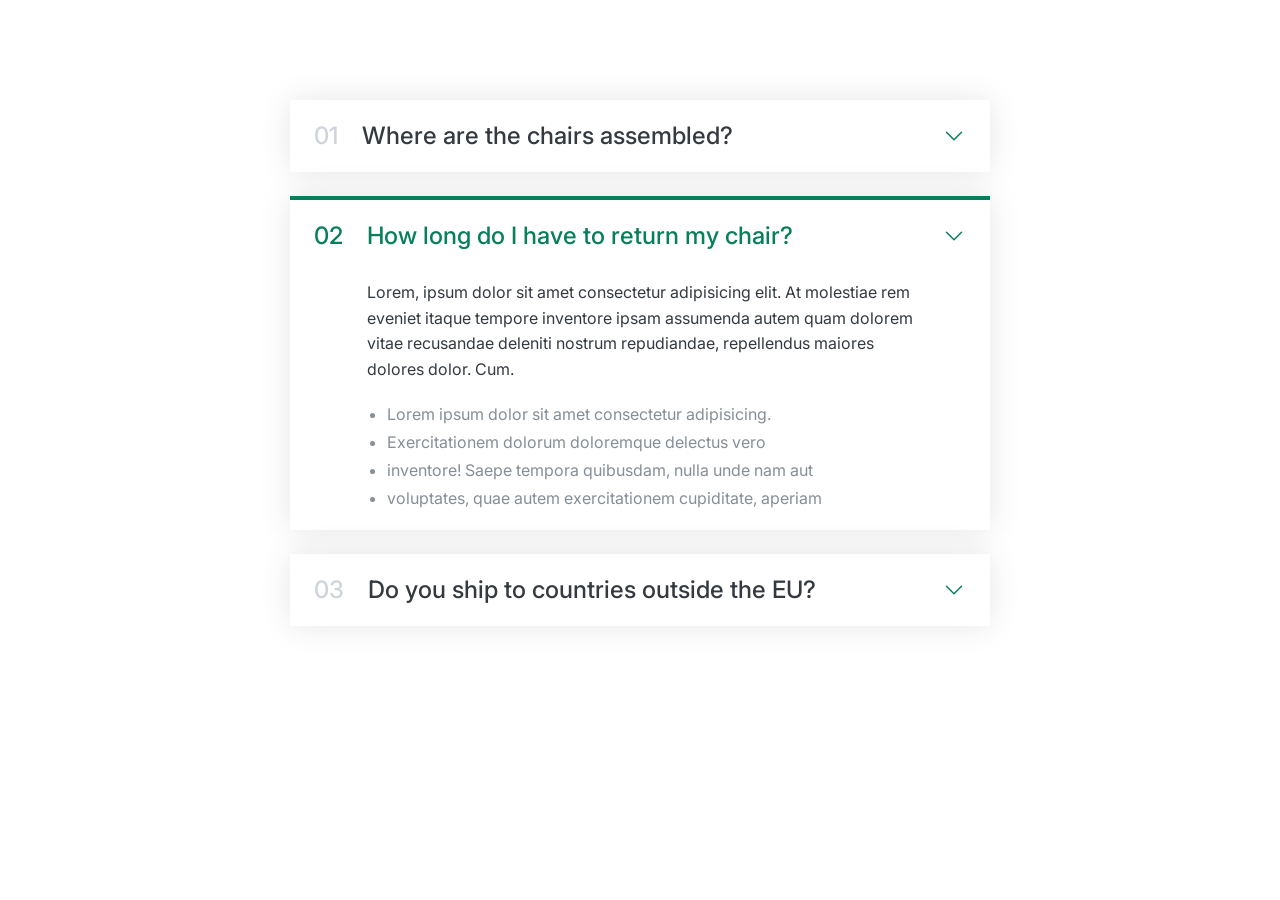
<file: starter/06-Components/01-accordion.html>
<!doctype html>
<html lang="en">
  <head>
    <meta charset="UTF-8" />
    <meta name="viewport" content="width=device-width, initial-scale=1.0" />
    <link href="https://fonts.googleapis.com/css2?family=Inter:wght@400;500;700&display=swap" rel="stylesheet" />

    <title>Accordion Component</title>

    <style>
      /*
      SPACING SYSTEM (px)
      2 / 4 / 8 / 12 / 16 / 24 / 32 / 48 / 64 / 80 / 96 / 128

      FONT SIZE SYSTEM (px)
      10 / 12 / 14 / 16 / 18 / 20 / 24 / 30 / 36 / 44 / 52 / 62 / 74 / 86 / 98
      */

      /* 
      Main Color: #087f5b
      Grey Color: #343a40
      */

      * {
        margin: 0;
        padding: 0;
        box-sizing: border-box;
      }

      body {
        font-family: "Inter", sans-serif;
        color: #343a40;
        line-height: 1;
      }
      .accordion {
        width: 700px;
        margin: 100px auto;

        display: flex;
        flex-direction: column;
        gap: 24px;
      }

      .item {
        box-shadow: 0 0 32px rgba(0, 0, 0, 0.1);
        padding: 24px;

        display: grid;
        grid-template-columns: auto 1fr auto;
        column-gap: 24px;
        row-gap: 32px;
        align-items: center;
      }

      .number,
      .text {
        font-size: 24px;
        font-weight: 500;
        /* color: #087f5b; */
      }

      .number {
        color: #ced4da;
      }

      .icon {
        width: 24px;
        height: 24px;
        stroke: #087f5b;
      }

      .hidden-box {
        grid-column: 2;
        display: none;
      }

      .hidden-box p {
        line-height: 1.6;
        margin-bottom: 24px;
      }

      .hidden-box ul {
        color: #868e96;
        margin-left: 20px;
        display: flex;
        flex-direction: column;
        gap: 12px;
      }

      .open {
        border-top: 4px solid #087f5b;
      }

      .open .hidden-box {
        display: block;
      }

      .open .number,
      .open .text {
        color: #087f5b;
      }
    </style>
  </head>
  <body>
    <div class="accordion">
      <div class="item">
        <p class="number">01</p>
        <p class="text">Where are the chairs assembled?</p>
        <svg xmlns="http://www.w3.org/2000/svg" fill="none" viewBox="0 0 24 24" stroke-width="1.5" stroke="currentColor" class="icon">
          <path stroke-linecap="round" stroke-linejoin="round" d="m19.5 8.25-7.5 7.5-7.5-7.5" />
        </svg>
        <div class="hidden-box">
          <p>
            Lorem, ipsum dolor sit amet consectetur adipisicing elit. At molestiae rem eveniet itaque tempore inventore ipsam assumenda autem quam dolorem vitae
            recusandae deleniti nostrum repudiandae, repellendus maiores dolores dolor. Cum.
          </p>
          <ul>
            <li>Lorem ipsum dolor sit amet consectetur adipisicing.</li>
            <li>Exercitationem dolorum doloremque delectus vero</li>
            <li>inventore! Saepe tempora quibusdam, nulla unde nam aut</li>
            <li>voluptates, quae autem exercitationem cupiditate, aperiam</li>
          </ul>
        </div>
      </div>

      <div class="item open">
        <p class="number">02</p>
        <p class="text">How long do I have to return my chair?</p>
        <svg xmlns="http://www.w3.org/2000/svg" fill="none" viewBox="0 0 24 24" stroke-width="1.5" stroke="currentColor" class="icon">
          <path stroke-linecap="round" stroke-linejoin="round" d="m19.5 8.25-7.5 7.5-7.5-7.5" />
        </svg>
        <div class="hidden-box">
          <p>
            Lorem, ipsum dolor sit amet consectetur adipisicing elit. At molestiae rem eveniet itaque tempore inventore ipsam assumenda autem quam dolorem vitae
            recusandae deleniti nostrum repudiandae, repellendus maiores dolores dolor. Cum.
          </p>
          <ul>
            <li>Lorem ipsum dolor sit amet consectetur adipisicing.</li>
            <li>Exercitationem dolorum doloremque delectus vero</li>
            <li>inventore! Saepe tempora quibusdam, nulla unde nam aut</li>
            <li>voluptates, quae autem exercitationem cupiditate, aperiam</li>
          </ul>
        </div>
      </div>
      <div class="item">
        <p class="number">03</p>
        <p class="text">Do you ship to countries outside the EU?</p>
        <svg xmlns="http://www.w3.org/2000/svg" fill="none" viewBox="0 0 24 24" stroke-width="1.5" stroke="currentColor" class="icon">
          <path stroke-linecap="round" stroke-linejoin="round" d="m19.5 8.25-7.5 7.5-7.5-7.5" />
        </svg>
        <div class="hidden-box">
          <p>
            Lorem, ipsum dolor sit amet consectetur adipisicing elit. At molestiae rem eveniet itaque tempore inventore ipsam assumenda autem quam dolorem vitae
            recusandae deleniti nostrum repudiandae, repellendus maiores dolores dolor. Cum.
          </p>
          <ul>
            <li>Lorem ipsum dolor sit amet consectetur adipisicing.</li>
            <li>Exercitationem dolorum doloremque delectus vero</li>
            <li>inventore! Saepe tempora quibusdam, nulla unde nam aut</li>
            <li>voluptates, quae autem exercitationem cupiditate, aperiam</li>
          </ul>
        </div>
      </div>
    </div>
  </body>
</html>
</file>
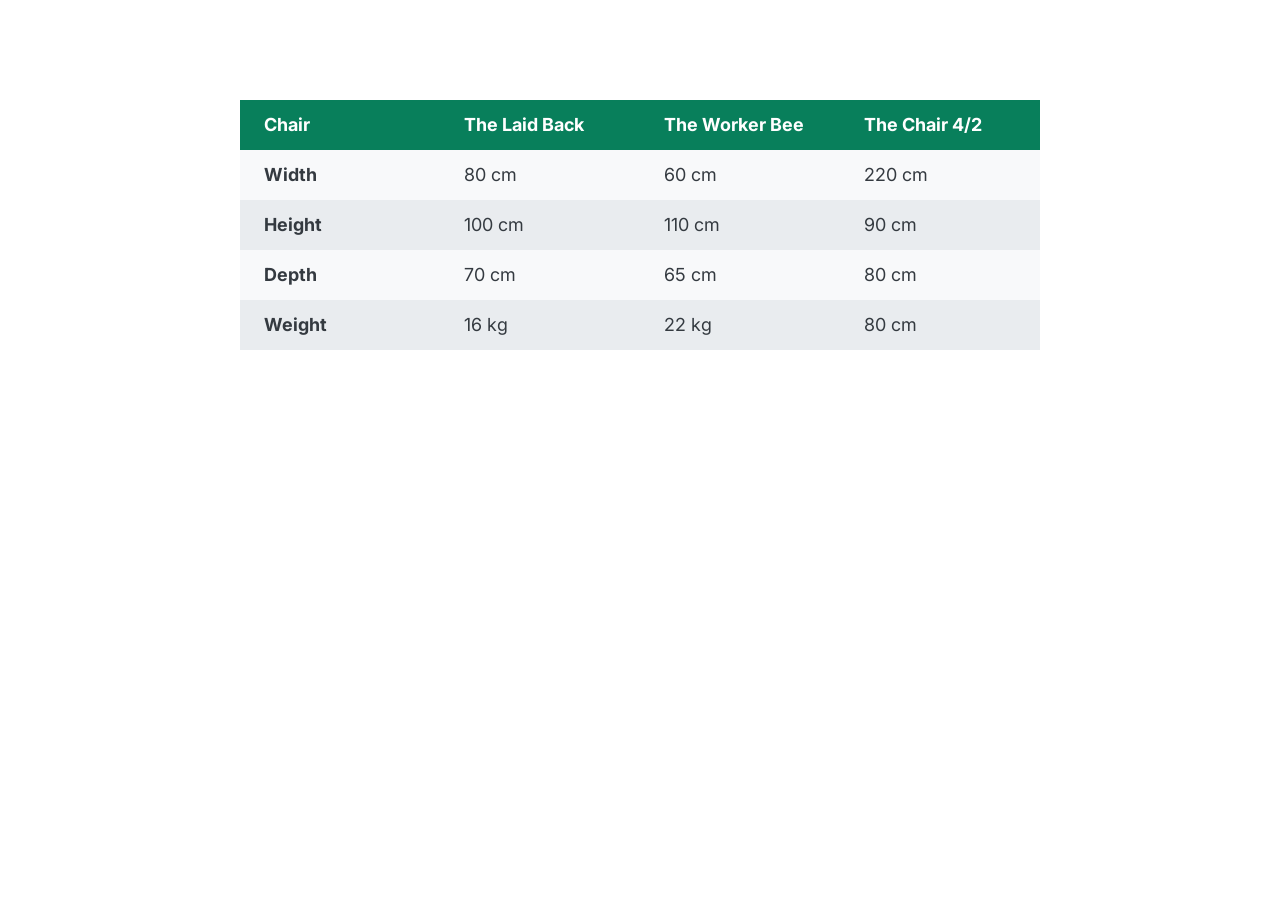
<file: starter/06-Components/03-table.html>
<!doctype html>
<html lang="en">
  <head>
    <meta charset="UTF-8" />
    <meta http-equiv="X-UA-Compatible" content="IE=edge" />
    <meta name="viewport" content="width=device-width, initial-scale=1.0" />
    <link href="https://fonts.googleapis.com/css2?family=Inter:wght@400;500;700&display=swap" rel="stylesheet" />

    <title>Accordion Component</title>

    <style>
      /*
      SPACING SYSTEM (px)
      2 / 4 / 8 / 12 / 16 / 24 / 32 / 48 / 64 / 80 / 96 / 128
      FONT SIZE SYSTEM (px)
      10 / 12 / 14 / 16 / 18 / 20 / 24 / 30 / 36 / 44 / 52 / 62 / 74 / 86 / 98
      */
      /* 
      MAIN COLOR: #087f5b
      GREY COLOR: #343a40
      */

      * {
        margin: 0;
        padding: 0;
        box-sizing: border-box;
      }

      body {
        font-family: "Inter", sans-serif;
        color: #343a40;
        line-height: 1;
        display: flex;
        justify-content: center;
      }

      table {
        width: 800px;
        margin-top: 100px;
        font-size: 18px;
        /* border: 1px solid #343a40; */
        border-collapse: collapse;
      }

      th,
      td {
        /* border: 1px solid #343a40; */
        padding: 16px 24px;
        text-align: left;
      }

      thead tr {
        background-color: #087f5b;
        color: #fff;
      }

      thead th {
        width: 25%;
      }

      tbody tr:nth-child(odd) {
        background-color: #f8f9fa;
      }

      tbody tr:nth-child(even) {
        background-color: #e9ecef;
      }
    </style>
  </head>
  <body>
    <table>
      <thead>
        <tr>
          <th>Chair</th>
          <th>The Laid Back</th>
          <th>The Worker Bee</th>
          <th>The Chair 4/2</th>
        </tr>
      </thead>
      <tbody>
        <tr>
          <th>Width</th>
          <td>80 cm</td>
          <td>60 cm</td>
          <td>220 cm</td>
        </tr>
        <tr>
          <th>Height</th>
          <td>100 cm</td>
          <td>110 cm</td>
          <td>90 cm</td>
        </tr>
        <tr>
          <th>Depth</th>
          <td>70 cm</td>
          <td>65 cm</td>
          <td>80 cm</td>
        </tr>
        <tr>
          <th>Weight</th>
          <td>16 kg</td>
          <td>22 kg</td>
          <td>80 cm</td>
        </tr>
      </tbody>
    </table>
  </body>
</html>
</file>
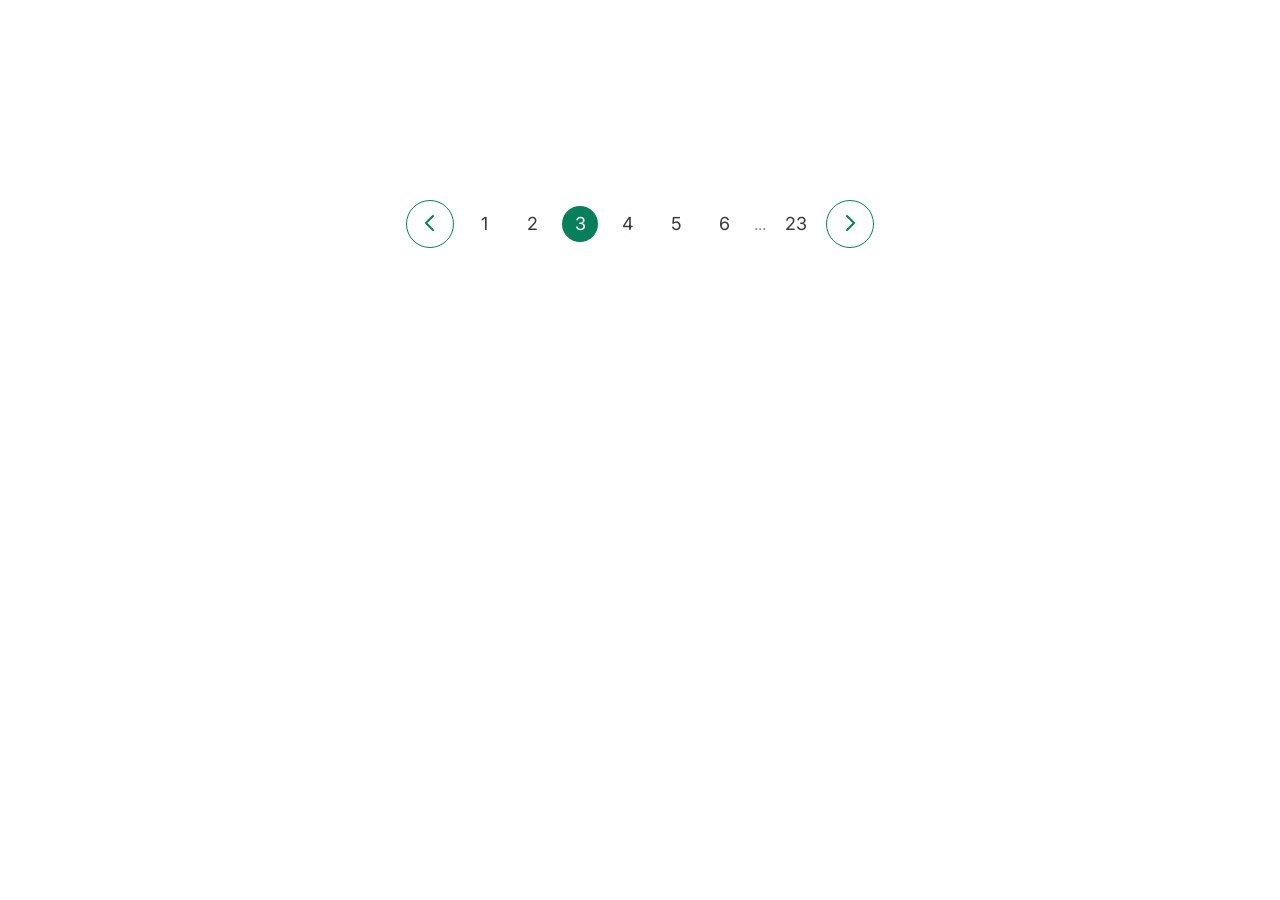
<file: starter/06-Components/04-pagination.html>
<!doctype html>
<html lang="en">
  <head>
    <meta charset="UTF-8" />
    <meta http-equiv="X-UA-Compatible" content="IE=edge" />
    <meta name="viewport" content="width=device-width, initial-scale=1.0" />
    <link href="https://fonts.googleapis.com/css2?family=Inter:wght@400;500;700&display=swap" rel="stylesheet" />

    <title>Pagination Component</title>

    <style>
      /*
      SPACING SYSTEM (px)
      2 / 4 / 8 / 12 / 16 / 24 / 32 / 48 / 64 / 80 / 96 / 128
      FONT SIZE SYSTEM (px)
      10 / 12 / 14 / 16 / 18 / 20 / 24 / 30 / 36 / 44 / 52 / 62 / 74 / 86 / 98
      */
      /* 
      MAIN COLOR: #087f5b
      GREY COLOR: #343a40
      */

      * {
        margin: 0;
        padding: 0;
        box-sizing: border-box;
      }

      body {
        font-family: "Inter", sans-serif;
        color: #343a40;
        line-height: 1;
        display: flex;
        justify-content: center;
      }

      .pagination {
        display: flex;
        align-items: center;
        gap: 12px;
        margin-top: 200px;
      }

      .btn {
        border: 1px solid #087f5b;
        height: 48px;
        width: 48px;
        border-radius: 50%;
        background: none;
        cursor: pointer;
      }

      .btn:hover {
        background-color: #087f5b;
      }

      .btn:hover .btn-icon {
        stroke: #fff;
      }

      .btn-icon {
        height: 24px;
        width: 24px;
        stroke: #087f5b;
      }

      .page-link:link,
      .page-link:visited {
        font-size: 18px;
        color: #343a40;
        text-decoration: none;
        height: 36px;
        width: 36px;
        border-radius: 50%;
        display: flex;
        align-items: center;
        justify-content: center;
      }

      .page-link:hover,
      .page-link:active,
      .page-link.page-link--current {
        background-color: #087f5b;
        color: #fff;
      }

      .dots {
        color: #868e96;
      }
    </style>
  </head>
  <body>
    <div class="pagination">
      <button class="btn">
        <svg xmlns="http://www.w3.org/2000/svg" class="btn-icon" fill="none" viewBox="0 0 24 24" stroke="currentColor">
          <path stroke-linecap="round" stroke-linejoin="round" stroke-width="2" d="M15 19l-7-7 7-7" />
        </svg>
      </button>
      <a href="#" class="page-link">1</a>
      <a href="#" class="page-link">2</a>
      <a href="#" class="page-link page-link--current">3</a>
      <a href="#" class="page-link">4</a>
      <a href="#" class="page-link">5</a>
      <a href="#" class="page-link">6</a>
      <span class="dots">...</span>
      <a href="#" class="page-link">23</a>
      <button class="btn">
        <svg xmlns="http://www.w3.org/2000/svg" class="btn-icon" fill="none" viewBox="0 0 24 24" stroke="currentColor">
          <path stroke-linecap="round" stroke-linejoin="round" stroke-width="2" d="M9 5l7 7-7 7" />
        </svg>
      </button>
    </div>
  </body>
</html>
</file>
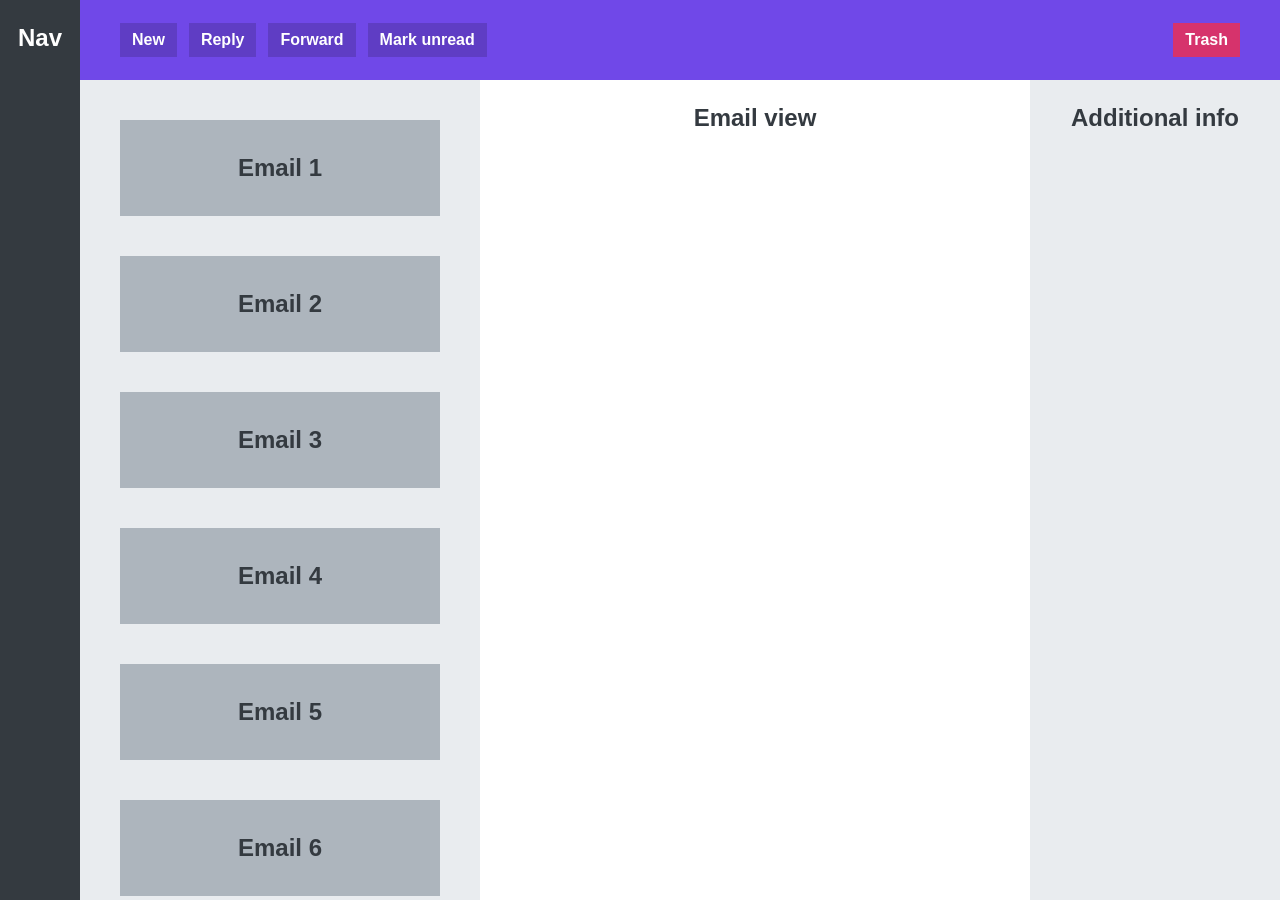
<file: starter/06-Components/06-app-layout.html>
<!doctype html>
<html lang="en">
  <head>
    <meta charset="UTF-8" />
    <meta name="viewport" content="width=device-width, initial-scale=1.0" />
    <title>App Layout</title>
    <style>
      * {
        margin: 0;
        padding: 0;
        box-sizing: border-box;
      }

      body {
        font-family: sans-serif;
        color: #343a40;
        font-size: 24px;
        height: 100vh;
        text-align: center;
        font-weight: bold;

        display: grid;
        grid-template-columns: 80px 400px 1fr 250px;
        grid-template-rows: 80px 1fr;
      }

      nav,
      section,
      main,
      aside {
        padding-top: 24px;
      }

      nav {
        background-color: #343a40;
        color: #fff;
        grid-row: 1 / -1;
      }

      menu {
        background-color: #7048e8;
        color: #fff;
        grid-column: 2/-1;
        display: flex;
        align-items: center;
        gap: 12px;
        padding: 0 40px;
      }

      button {
        display: inline-block;
        font-size: 16px;
        font-weight: bold;
        background-color: #5f3dc4;
        border: none;
        cursor: pointer;
        color: #fff;
        padding: 8px 12px;
      }

      button:last-child {
        background-color: #d6336c;
        margin-left: auto;
      }

      section {
        background-color: #e9ecef;
        padding: 40px;

        overflow: scroll;

        display: flex;
        flex-direction: column;
        gap: 40px;
      }

      .email {
        background-color: #adb5bd;
        height: 96px;
        flex-shrink: 0;

        display: flex;
        align-items: center;
        justify-content: center;
      }

      aside {
        background-color: #e9ecef;
      }
    </style>
  </head>
  <body>
    <nav>Nav</nav>
    <menu>
      <button>New</button>
      <button>Reply</button>
      <button>Forward</button>
      <button>Mark unread</button>
      <button>Trash</button>
    </menu>
    <section>
      <div class="email">Email 1</div>
      <div class="email">Email 2</div>
      <div class="email">Email 3</div>
      <div class="email">Email 4</div>
      <div class="email">Email 5</div>
      <div class="email">Email 6</div>
      <div class="email">Email 7</div>
      <div class="email">Email 8</div>
      <div class="email">Email 9</div>
      <div class="email">Email 10</div>
    </section>
    <main>Email view</main>
    <aside>Additional info</aside>
  </body>
</html>
</file>
